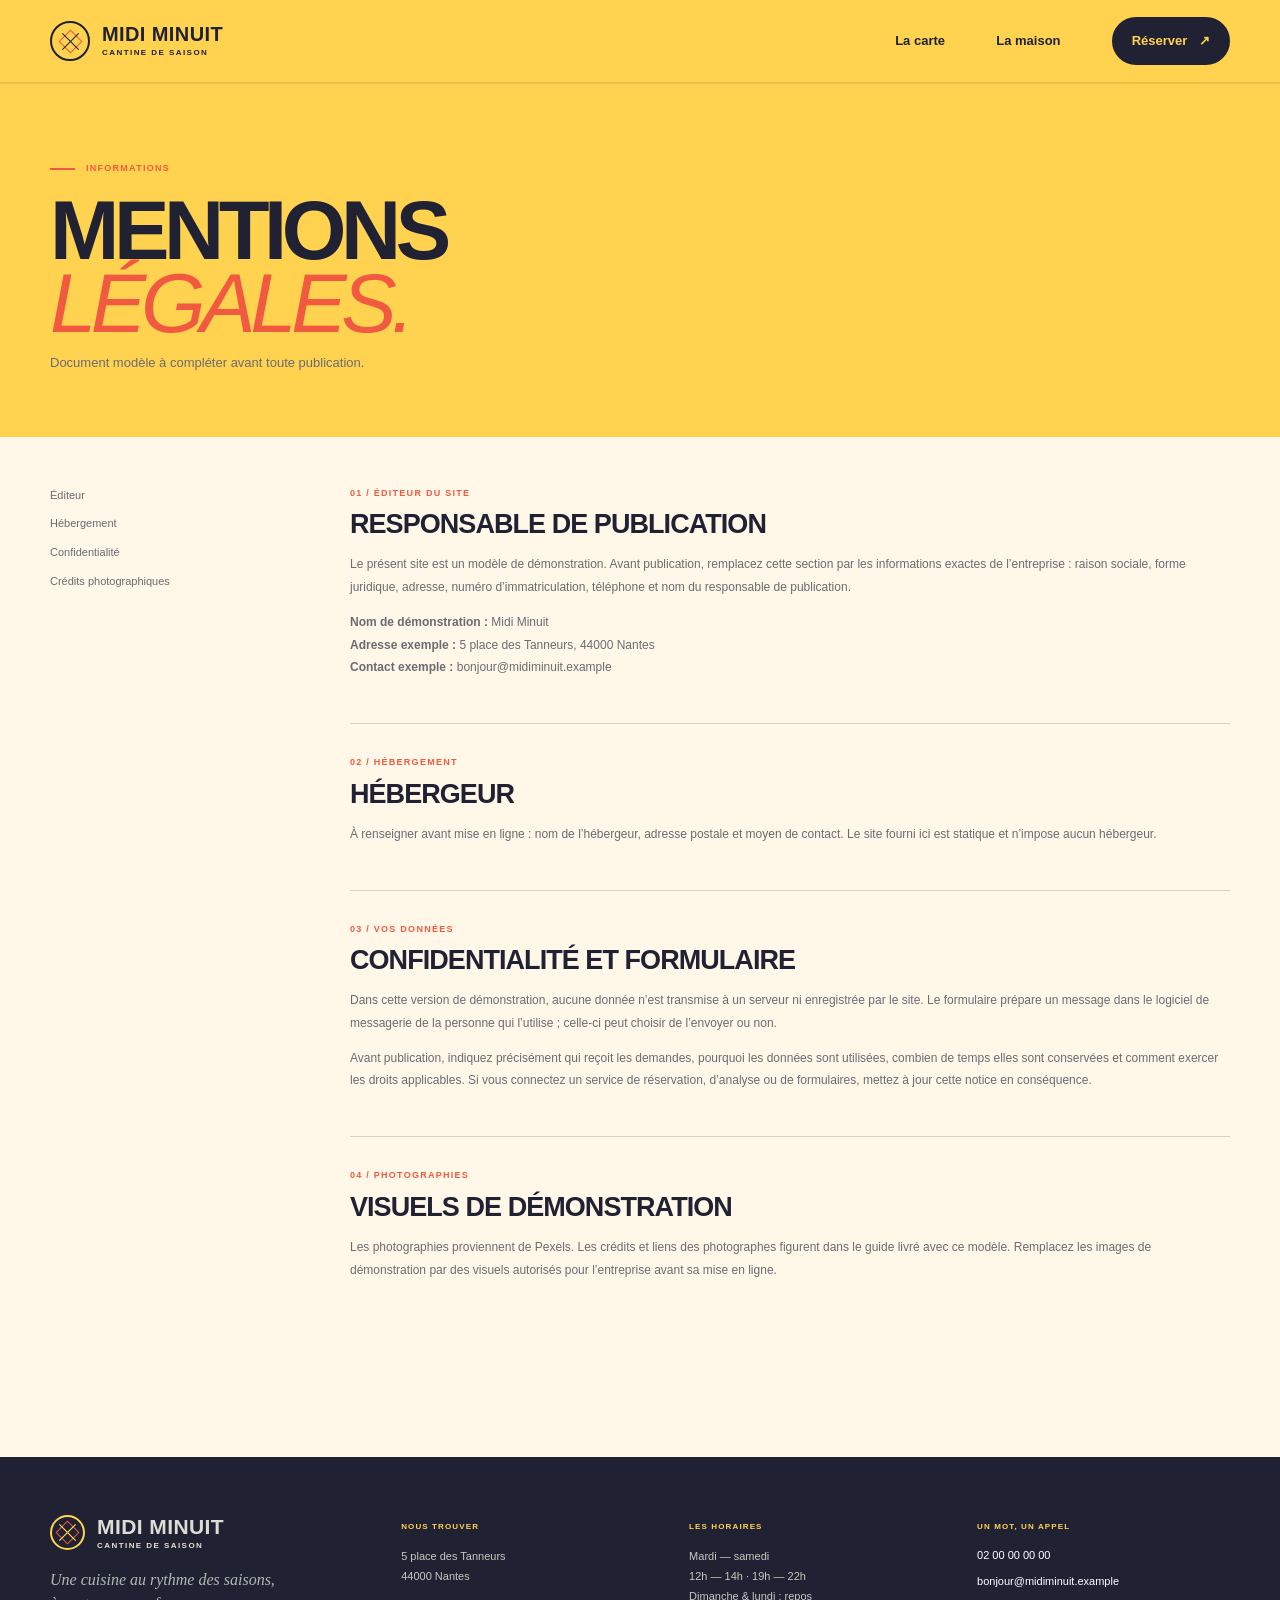
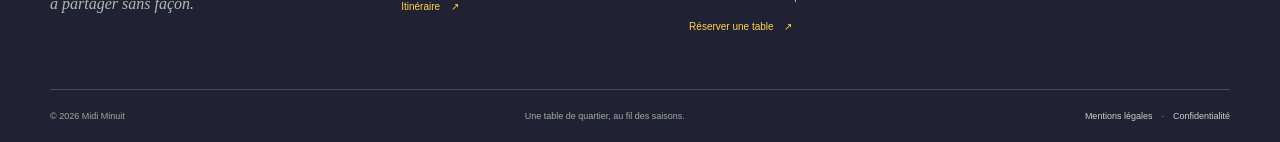
<file: mentions-legales.html>
<!doctype html><html lang="fr"><head><meta charset="utf-8"><meta name="viewport" content="width=device-width, initial-scale=1"><meta name="theme-color" content="#ffd34f"><meta name="description" content="Informations légales et confidentialité du site de démonstration Midi Minuit."><meta property="og:type" content="website"><meta property="og:title" content="Mentions légales — Midi Minuit"><meta property="og:description" content="Informations légales et confidentialité du site de démonstration Midi Minuit."><title>Mentions légales — Midi Minuit, cantine de saison</title><link rel="icon" href="assets/favicon.svg" type="image/svg+xml"><link rel="stylesheet" href="styles.css"><link rel="stylesheet" href="innovation.css"><script src="config.js"></script><script src="script.js" defer></script></head><body><a class="skip-link" href="#contenu">Aller au contenu</a><header class="site-header"><div class="container nav-row"><a class="brand" href="index.html" aria-label="Midi Minuit, accueil"><span class="brand-mark" aria-hidden="true"><span></span></span><span class="brand-name"><strong data-brand>Midi Minuit</strong><small data-descriptor>Cantine de saison</small></span></a><button class="menu-toggle" type="button" aria-label="Ouvrir le menu" aria-expanded="false" aria-controls="primary-nav"><span></span><span></span></button><nav class="primary-nav" id="primary-nav" aria-label="Navigation principale"><a href="carte.html">La carte</a><a href="maison.html">La maison</a><a class="nav-cta" href="reservation.html">Réserver <span aria-hidden="true">↗</span></a></nav></div></header><main id="contenu">
<section class="legal-hero"><div class="container"><p class="eyebrow"><span class="eyebrow-line"></span> INFORMATIONS</p><h1>Mentions<br><em>légales.</em></h1><p>Document modèle à compléter avant toute publication.</p></div></section>
<section class="legal-content section"><div class="container legal-layout"><nav class="legal-index" aria-label="Sommaire des informations"><a href="#editeur">Éditeur</a><a href="#hebergement">Hébergement</a><a href="#confidentialite">Confidentialité</a><a href="#credits">Crédits photographiques</a></nav><div class="legal-copy">
<section id="editeur"><p class="eyebrow">01 / ÉDITEUR DU SITE</p><h2>Responsable de publication</h2><p>Le présent site est un modèle de démonstration. Avant publication, remplacez cette section par les informations exactes de l’entreprise : raison sociale, forme juridique, adresse, numéro d’immatriculation, téléphone et nom du responsable de publication.</p><p><strong>Nom de démonstration :</strong> <span data-brand>Midi Minuit</span><br><strong>Adresse exemple :</strong> <span data-address>5 place des Tanneurs</span>, <span data-city-line>44000 Nantes</span><br><strong>Contact exemple :</strong> <span data-email>bonjour@midiminuit.example</span></p></section>
<section id="hebergement"><p class="eyebrow">02 / HÉBERGEMENT</p><h2>Hébergeur</h2><p>À renseigner avant mise en ligne : nom de l’hébergeur, adresse postale et moyen de contact. Le site fourni ici est statique et n’impose aucun hébergeur.</p></section>
<section id="confidentialite"><p class="eyebrow">03 / VOS DONNÉES</p><h2>Confidentialité et formulaire</h2><p>Dans cette version de démonstration, aucune donnée n’est transmise à un serveur ni enregistrée par le site. Le formulaire prépare un message dans le logiciel de messagerie de la personne qui l’utilise ; celle-ci peut choisir de l’envoyer ou non.</p><p>Avant publication, indiquez précisément qui reçoit les demandes, pourquoi les données sont utilisées, combien de temps elles sont conservées et comment exercer les droits applicables. Si vous connectez un service de réservation, d’analyse ou de formulaires, mettez à jour cette notice en conséquence.</p></section>
<section id="credits"><p class="eyebrow">04 / PHOTOGRAPHIES</p><h2>Visuels de démonstration</h2><p>Les photographies proviennent de Pexels. Les crédits et liens des photographes figurent dans le guide livré avec ce modèle. Remplacez les images de démonstration par des visuels autorisés pour l’entreprise avant sa mise en ligne.</p></section>
</div></div></section></main><footer class="site-footer"><div class="container footer-main"><div class="footer-brand"><a class="brand brand-footer" href="index.html"><span class="brand-mark" aria-hidden="true"><span></span></span><span class="brand-name"><strong data-brand>Midi Minuit</strong><small data-descriptor>Cantine de saison</small></span></a><p>Une cuisine au rythme des saisons,<br>à partager sans façon.</p></div><div class="footer-col"><p class="eyebrow">NOUS TROUVER</p><address><span data-address>5 place des Tanneurs</span><br><span data-city-line>44000 Nantes</span></address><a class="footer-link" data-map-link href="https://maps.google.com/?q=Nantes" target="_blank" rel="noreferrer">Itinéraire <span aria-hidden="true">↗</span></a></div><div class="footer-col"><p class="eyebrow">LES HORAIRES</p><p>Mardi — samedi<br>12h — 14h · 19h — 22h<br>Dimanche & lundi : repos</p><a class="footer-link" href="reservation.html">Réserver une table <span aria-hidden="true">↗</span></a></div><div class="footer-col"><p class="eyebrow">UN MOT, UN APPEL</p><a class="footer-contact" data-phone-link href="tel:+33200000000" data-phone>02 00 00 00 00</a><a class="footer-contact" data-email-link href="mailto:bonjour@midiminuit.example">bonjour@midiminuit.example</a></div></div><div class="container footer-bottom"><span>© <span data-year></span> <span data-brand>Midi Minuit</span></span><span>Une table de quartier, au fil des saisons.</span><div><a href="mentions-legales.html">Mentions légales</a><span class="footer-dot">·</span><a href="mentions-legales.html#confidentialite">Confidentialité</a></div></div></footer><a class="mobile-booking" href="reservation.html">Réserver <span aria-hidden="true">↗</span></a></body></html>
</file>
<file: styles.css>
:root {
  --forest: #18352c;
  --forest-2: #24483b;
  --ink: #20342d;
  --paper: #f5f1e8;
  --paper-deep: #ebe4d7;
  --white: #fffdf8;
  --coral: #c7613e;
  --gold: #e2b365;
  --muted: #707a71;
  --line: rgba(32, 52, 45, .17);
  --serif: "Iowan Old Style", "Palatino Linotype", "Book Antiqua", Georgia, serif;
  --sans: "Aptos", "Segoe UI", Arial, sans-serif;
}
* { box-sizing: border-box; }
html { scroll-behavior: smooth; scroll-padding-top: 96px; }
body { margin: 0; background: var(--paper); color: var(--ink); font-family: var(--sans); font-size: 16px; line-height: 1.6; -webkit-font-smoothing: antialiased; }
body.nav-open { overflow: hidden; }
img { display: block; max-width: 100%; }
a { color: inherit; }
button, input, select, textarea { font: inherit; }
button, a { -webkit-tap-highlight-color: transparent; }
::selection { background: var(--gold); color: var(--forest); }
.container { width: min(1180px, calc(100% - 64px)); margin-inline: auto; }
.skip-link { position: fixed; z-index: 1000; top: 12px; left: 12px; padding: 12px 18px; transform: translateY(-160%); background: var(--white); color: var(--forest); border-radius: 4px; }
.skip-link:focus { transform: translateY(0); }
:focus-visible { outline: 3px solid var(--coral); outline-offset: 4px; }
.site-header { position: sticky; top: 0; z-index: 50; background: var(--forest); color: var(--paper); }
.nav-row { min-height: 82px; display: flex; align-items: center; justify-content: space-between; gap: 28px; }
.brand { display: inline-flex; align-items: center; gap: 12px; color: inherit; text-decoration: none; }
.brand-mark { width: 40px; height: 40px; display: grid; place-items: center; border: 1px solid rgba(245, 241, 232, .56); border-radius: 50%; }
.brand-mark > span { width: 17px; height: 17px; display: block; transform: rotate(45deg); border: 1px solid var(--gold); position: relative; }
.brand-mark > span::before, .brand-mark > span::after { content: ""; position: absolute; background: var(--gold); }
.brand-mark > span::before { width: 1px; height: 23px; left: 7px; top: -4px; }
.brand-mark > span::after { height: 1px; width: 23px; top: 7px; left: -4px; }
.brand-name { display: grid; line-height: 1.05; }
.brand-name strong { font: 500 23px/1 var(--serif); letter-spacing: -.03em; }
.brand-name small { margin-top: 5px; color: #c4cabe; font-size: 9px; letter-spacing: .18em; text-transform: uppercase; }
.primary-nav { display: flex; align-items: center; gap: clamp(24px, 4vw, 55px); }
.primary-nav a { color: #e5e5d9; font-size: 13px; text-decoration: none; transition: color .2s ease; }
.primary-nav a:hover, .primary-nav a[aria-current="page"] { color: var(--gold); }
.primary-nav .nav-cta { padding: 12px 18px; border: 1px solid rgba(245, 241, 232, .38); border-radius: 2px; color: var(--paper); }
.nav-cta span, .button span, .text-link span, .footer-link span { margin-left: 8px; }
.menu-toggle { display: none; }
.hero { overflow: hidden; background: var(--forest); color: var(--paper); }
.hero-grid { min-height: 630px; display: grid; grid-template-columns: .94fr 1.06fr; grid-template-rows: 1fr auto; gap: 0 58px; padding-top: 54px; }
.hero-copy { align-self: center; padding: 20px 0 65px; }
.eyebrow { display: flex; align-items: center; gap: 11px; margin: 0 0 18px; color: var(--coral); font-size: 10px; font-weight: 700; letter-spacing: .16em; line-height: 1.5; text-transform: uppercase; }
.eyebrow-light { color: var(--gold); }
.eyebrow-line { display: inline-block; width: 25px; height: 1px; background: currentColor; }
.eyebrow-separator { opacity: .55; }
.hero h1, .reservation-title h1 { max-width: 650px; margin: 0; color: var(--paper); font: 400 clamp(58px, 6.4vw, 92px)/.94 var(--serif); letter-spacing: -.065em; }
.hero h1 em, .reservation-title h1 em { color: var(--gold); font-weight: 400; }
.hero-lead { max-width: 410px; margin: 28px 0 30px; color: #d1d8cd; font-size: 17px; line-height: 1.65; }
.hero-actions { display: flex; flex-wrap: wrap; align-items: center; gap: 22px; }
.button { min-height: 50px; display: inline-flex; justify-content: center; align-items: center; padding: 0 21px; border: 1px solid transparent; border-radius: 2px; text-decoration: none; font-size: 12px; font-weight: 700; letter-spacing: .02em; transition: transform .2s ease, background .2s ease, color .2s ease, border-color .2s ease; }
.button:hover { transform: translateY(-2px); }
.button-coral { background: var(--coral); color: #fffaf0; }
.button-coral:hover { background: #ad4e32; }
.button-cream { background: var(--paper); color: var(--forest); }
.button-cream:hover { background: white; }
.button-outline { border-color: rgba(24, 53, 44, .4); color: var(--forest); }
.button-outline:hover { border-color: var(--forest); background: var(--forest); color: var(--paper); }
.text-link { display: inline-flex; align-items: center; padding-bottom: 4px; border-bottom: 1px solid currentColor; color: var(--ink); font-size: 12px; font-weight: 700; text-decoration: none; transition: opacity .2s ease; }
.text-link:hover { opacity: .68; }
.text-link-light { color: var(--paper); }
.text-link-dark { color: var(--forest); }
.hero-footnote { display: flex; align-items: center; gap: 9px; margin-top: 42px; color: #bec9bd; font-size: 11px; letter-spacing: .04em; }
.open-dot { width: 8px; height: 8px; display: inline-block; border-radius: 50%; background: #91bc75; box-shadow: 0 0 0 4px rgba(145, 188, 117, .13); }
.footnote-divider { color: var(--gold); }
.hero-visual { height: 500px; align-self: center; position: relative; overflow: hidden; margin: 0; background: #485247; }
.hero-visual > img { width: 100%; height: 100%; object-fit: cover; object-position: 50% 50%; }
.hero-photo-wash { position: absolute; inset: 0; background: linear-gradient(180deg, rgba(15, 33, 26, .34), transparent 30%, transparent 60%, rgba(15, 33, 26, .52)); pointer-events: none; }
.hero-photo-label { position: absolute; inset: 20px 20px auto; display: flex; justify-content: space-between; color: #fffaf0; font-size: 9px; font-weight: 700; letter-spacing: .16em; }
.hero-photo-stamp { position: absolute; right: 22px; bottom: 22px; width: 98px; height: 98px; display: flex; flex-direction: column; justify-content: center; align-items: center; border: 1px solid rgba(255, 253, 248, .68); border-radius: 50%; color: #fffaf0; font-size: 8px; font-weight: 700; letter-spacing: .14em; transform: rotate(9deg); }
.hero-photo-stamp b { padding: 2px 0; color: var(--gold); font: 20px/1 var(--serif); }
.hero-photo-note { position: absolute; bottom: 25px; left: 25px; margin: 0; color: #fffaf0; font: italic 23px/1.1 var(--serif); }
.hero-scroll { grid-column: 1 / -1; display: flex; align-items: center; gap: 12px; padding: 17px 0 20px; border-top: 1px solid rgba(245, 241, 232, .16); color: #c4cabe; font-size: 10px; letter-spacing: .12em; text-decoration: none; text-transform: uppercase; }
.hero-scroll b { color: var(--gold); font-size: 15px; font-weight: 400; }
.quick-info { background: #e9e4d9; }
.quick-info-grid { min-height: 102px; display: grid; grid-template-columns: 1fr 1fr 1fr auto; align-items: center; gap: 28px; }
.quick-info-item { display: flex; align-items: center; gap: 13px; }
.info-icon { color: var(--coral); font: italic 18px var(--serif); }
.quick-info-item div { display: grid; line-height: 1.3; }
.quick-info-item strong { font-size: 12px; font-weight: 700; }
.quick-info-item small { margin-top: 4px; color: var(--muted); font-size: 10px; }
.quick-info-link { display: flex; gap: 10px; align-items: center; justify-self: end; color: var(--forest); font-size: 11px; font-weight: 700; text-decoration: none; }
.quick-info-link span { color: var(--coral); font-size: 15px; }
.section { padding: 100px 0; }
.section-kicker { display: flex; justify-content: space-between; gap: 20px; padding-bottom: 13px; border-bottom: 1px solid var(--line); color: var(--muted); font-size: 9px; font-weight: 700; letter-spacing: .15em; text-transform: uppercase; }
.intro-grid { display: grid; grid-template-columns: 1fr .8fr; gap: 60px; padding: 48px 0 55px; }
h2 { margin: 0; color: var(--forest); font: 400 clamp(44px, 5vw, 68px)/1 var(--serif); letter-spacing: -.055em; }
h2 em, h1 em { font-weight: 400; }
.intro-grid h2 em, .section-heading-row h2 em, .house-copy h2 em, .menu-page-heading h2 em, .story-heading h2 em { color: var(--coral); }
.intro-copy { max-width: 450px; padding-top: 4px; }
.lead-serif { margin: 0 0 16px; color: var(--forest); font: 400 24px/1.32 var(--serif); }
.intro-copy > p:not(.lead-serif), .house-copy > p:not(.eyebrow), .story-copy > p:not(.lead-serif) { color: var(--muted); font-size: 14px; line-height: 1.8; }
.intro-copy .text-link { margin-top: 12px; }
.intro-photo-row { display: grid; grid-template-columns: 1.2fr .8fr; align-items: center; gap: 55px; }
.intro-photo { height: 355px; position: relative; margin: 0; overflow: hidden; background: var(--paper-deep); }
.intro-photo img { width: 100%; height: 100%; object-fit: cover; }
.intro-photo figcaption { position: absolute; left: 14px; bottom: 14px; padding: 7px 11px; background: rgba(245, 241, 232, .92); color: var(--forest); font-size: 9px; }
.intro-note { max-width: 330px; }
.note-symbol { color: var(--coral); font: 32px var(--serif); }
.intro-note .eyebrow { margin-top: 12px; margin-bottom: 11px; }
.intro-note h3 { margin: 0 0 14px; font: 400 34px/1.08 var(--serif); letter-spacing: -.035em; }
.intro-note > p:not(.eyebrow) { color: var(--muted); font-size: 13px; line-height: 1.8; }
.intro-note .text-link { margin-top: 10px; }
.menu-preview { background: #ebe6dc; }
.section-heading-row { display: flex; align-items: end; justify-content: space-between; gap: 60px; padding: 48px 0 38px; }
.heading-side-copy { max-width: 330px; padding-bottom: 4px; }
.heading-side-copy p, .section-heading-row > p { margin: 0 0 17px; color: var(--muted); font-size: 13px; line-height: 1.8; }
.dish-preview-grid { display: grid; grid-template-columns: 1fr 1fr .78fr; align-items: stretch; gap: 26px; }
.dish-card { min-width: 0; }
.dish-image { height: 280px; display: block; position: relative; overflow: hidden; background: var(--paper-deep); }
.dish-image img { width: 100%; height: 100%; object-fit: cover; transition: transform .55s cubic-bezier(.2,.7,.2,1); }
.dish-image:hover img { transform: scale(1.04); }
.dish-image-tag { position: absolute; left: 14px; bottom: 14px; padding: 8px 10px; background: var(--paper); color: var(--forest); font-size: 8px; font-weight: 700; letter-spacing: .12em; }
.dish-image-arrow { position: absolute; top: 13px; right: 13px; width: 35px; height: 35px; display: grid; place-items: center; border-radius: 50%; background: var(--paper); color: var(--forest); }
.dish-card-meta { display: flex; justify-content: space-between; gap: 12px; margin-top: 16px; color: var(--muted); font-size: 9px; font-weight: 700; letter-spacing: .1em; text-transform: uppercase; }
.dish-card h3 { margin: 9px 0 7px; color: var(--forest); font: 400 25px/1.2 var(--serif); }
.dish-card > p { max-width: 360px; margin: 0; color: var(--muted); font-size: 12px; line-height: 1.7; }
.dish-card-quote { display: flex; flex-direction: column; justify-content: center; min-height: 330px; padding: 28px; background: var(--forest); color: var(--paper); }
.quote-mark { color: var(--gold); font: 75px/.8 var(--serif); }
.dish-card-quote > p { margin: 12px 0 17px; color: var(--paper); font: italic 28px/1.2 var(--serif); }
.quote-caption { color: #bac7bb; font-size: 8px; font-weight: 700; letter-spacing: .16em; }
.dish-card-quote .text-link { align-self: flex-start; margin-top: 28px; color: var(--paper); }
.section-bottom-link { display: flex; align-items: center; justify-content: space-between; gap: 25px; margin-top: 42px; padding-top: 22px; border-top: 1px solid var(--line); }
.section-bottom-link > span { color: var(--muted); font: italic 16px var(--serif); }
.home-house { padding-top: 112px; padding-bottom: 112px; }
.house-grid { display: grid; grid-template-columns: 1.05fr .95fr; gap: clamp(55px, 8vw, 110px); align-items: center; }
.house-image-wrap { height: 570px; position: relative; overflow: hidden; background: var(--paper-deep); }
.house-image-wrap img { width: 100%; height: 100%; object-fit: cover; }
.house-image-caption { position: absolute; right: 0; bottom: 0; padding: 14px 18px; background: var(--gold); color: var(--forest); font-size: 9px; font-weight: 700; letter-spacing: .14em; }
.house-copy .section-kicker { margin-bottom: 40px; }
.house-copy .eyebrow { margin-bottom: 14px; }
.house-copy h2 { font-size: clamp(42px, 4.7vw, 63px); }
.house-copy > p:not(.eyebrow) { max-width: 450px; margin: 22px 0; }
.house-stats { display: grid; grid-template-columns: 1fr 1fr; gap: 22px; margin-top: 35px; padding-top: 22px; border-top: 1px solid var(--line); }
.house-stats div { display: grid; gap: 4px; }
.house-stats strong { color: var(--forest); font: 400 21px var(--serif); }
.house-stats span { color: var(--muted); font-size: 10px; }
.reservation-band { overflow: hidden; background: var(--forest-2); color: var(--paper); }
.reservation-band-inner { min-height: 355px; display: grid; position: relative; grid-template-columns: 1fr .7fr; align-items: center; gap: 100px; padding: 54px 0; }
.reservation-band h2 { color: var(--paper); font-size: clamp(50px, 5.5vw, 74px); }
.reservation-band h2 em { color: var(--gold); }
.reservation-band-copy { max-width: 390px; }
.reservation-band-copy > p { margin: 0 0 22px; color: #d1d8cd; font-size: 14px; line-height: 1.8; }
.reservation-band-copy small { display: block; margin-top: 17px; color: #c0ccbf; font-size: 10px; }
.reservation-band-copy small a { color: var(--paper); }
.band-spark { position: absolute; right: -5px; top: 22px; color: rgba(226, 179, 101, .13); font: 190px/1 var(--serif); }
.site-footer { background: #122a22; color: #d9dfd5; }
.footer-main { display: grid; grid-template-columns: 1.25fr 1fr 1fr 1fr; gap: 35px; padding-top: 58px; padding-bottom: 52px; }
.brand-footer .brand-mark { width: 35px; height: 35px; }
.brand-footer .brand-name strong { font-size: 21px; }
.footer-brand > p { margin: 18px 0 0; color: #aebbb0; font: italic 16px/1.5 var(--serif); }
.footer-col .eyebrow { margin: 6px 0 14px; color: var(--gold); font-size: 8px; }
.footer-col p:not(.eyebrow), .footer-col address { margin: 0; color: #c1cbbf; font-size: 11px; font-style: normal; line-height: 1.8; }
.footer-link { display: inline-block; margin-top: 12px; color: var(--paper); font-size: 10px; text-decoration: none; }
.footer-contact { display: block; margin-bottom: 8px; color: var(--paper); font-size: 11px; text-decoration: none; overflow-wrap: anywhere; }
.footer-bottom { display: flex; align-items: center; justify-content: space-between; gap: 20px; min-height: 53px; border-top: 1px solid rgba(245, 241, 232, .17); color: #9eada1; font-size: 9px; }
.footer-bottom a { color: #c9d1c8; text-decoration: none; }
.footer-bottom a:hover { color: white; }
.footer-dot { padding: 0 9px; }
.mobile-booking { display: none; }

/* Pages intérieures */
.page-hero { overflow: hidden; background: #e9e4d9; }
.page-hero-grid { min-height: 480px; display: grid; grid-template-columns: .9fr 1.1fr; align-items: center; gap: 70px; padding-top: 42px; padding-bottom: 42px; }
.page-hero h1, .legal-hero h1 { margin: 0; color: var(--forest); font: 400 clamp(56px, 6.2vw, 82px)/.95 var(--serif); letter-spacing: -.065em; }
.page-hero h1 em, .legal-hero h1 em { color: var(--coral); }
.page-hero-lead { max-width: 410px; margin: 23px 0 26px; color: var(--muted); font-size: 14px; line-height: 1.8; }
.page-hero-image { height: 370px; position: relative; margin: 0; overflow: hidden; background: var(--paper-deep); }
.page-hero-image img { width: 100%; height: 100%; object-fit: cover; }
.page-hero-image figcaption { position: absolute; right: 0; bottom: 0; left: 0; display: flex; justify-content: space-between; padding: 15px 17px; background: linear-gradient(transparent, rgba(17, 36, 29, .78)); color: #fffaf0; font-size: 8px; font-weight: 700; letter-spacing: .14em; }
.menu-page-section { padding-top: 82px; }
.menu-page-heading { display: flex; justify-content: space-between; align-items: end; gap: 50px; padding: 40px 0 44px; }
.menu-page-heading > p { max-width: 365px; margin: 0 0 5px; color: var(--muted); font-size: 12px; line-height: 1.8; }
.menu-tabs { display: grid; grid-template-columns: repeat(3, 1fr); border-bottom: 1px solid var(--line); }
.menu-tab { display: flex; justify-content: space-between; align-items: center; padding: 16px 18px 16px 0; border: 0; border-top: 1px solid transparent; background: none; color: #788078; cursor: pointer; font: 400 18px var(--serif); text-align: left; }
.menu-tab span { color: #9a9c91; font: 9px var(--sans); letter-spacing: .1em; }
.menu-tab.is-active { border-top-color: var(--coral); color: var(--forest); }
.menu-tab.is-active span { color: var(--coral); }
.menu-panel { padding: 30px 0 5px; animation: panel-enter .28s ease both; }
.menu-panel[hidden] { display: none; }
@keyframes panel-enter { from { opacity: 0; transform: translateY(6px); } to { opacity: 1; transform: translateY(0); } }
.menu-panel-intro { display: flex; justify-content: space-between; gap: 30px; align-items: end; padding-bottom: 22px; }
.menu-panel-intro .eyebrow { margin-bottom: 7px; font-size: 8px; }
.menu-panel-intro h3 { margin: 0; color: var(--forest); font: 400 29px var(--serif); }
.menu-panel-intro > p { max-width: 300px; margin: 0; color: var(--muted); font-size: 11px; line-height: 1.7; }
.dish-list { border-top: 1px solid var(--line); }
.dish-row { display: flex; justify-content: space-between; gap: 20px; padding: 19px 0; border-bottom: 1px solid var(--line); }
.dish-row h4 { margin: 0 0 4px; color: var(--forest); font: 400 21px var(--serif); }
.dish-row p { margin: 0; color: var(--muted); font-size: 11px; }
.dish-price { flex: 0 0 auto; padding-top: 4px; color: var(--forest); font: italic 17px var(--serif); }
.dish-tags { display: inline-block; margin-top: 8px; color: #94703e; font-size: 9px; }
.dish-row-combo { background: rgba(226, 179, 101, .1); padding-inline: 14px; }
.menu-allergen-note { display: flex; gap: 10px; margin: 30px 0 0; color: var(--muted); font-size: 11px; }
.menu-allergen-note span { color: var(--coral); }
.reservation-strip { background: var(--coral); color: var(--white); }
.reservation-strip-inner { min-height: 98px; display: flex; justify-content: space-between; align-items: center; gap: 24px; }
.reservation-strip-inner p { margin: 0; font: italic 24px var(--serif); }
.story-section { padding-bottom: 110px; }
.story-grid { display: grid; grid-template-columns: 1fr .84fr; gap: 70px; padding: 47px 0 55px; }
.story-heading { position: relative; }
.story-heading h2 { font-size: clamp(45px, 5vw, 66px); }
.story-aside-mark { position: absolute; right: 20px; bottom: -12px; color: var(--gold); font: 58px var(--serif); }
.story-copy { max-width: 470px; padding-top: 4px; }
.story-copy .lead-serif { font-size: 25px; }
.story-copy > p:not(.lead-serif) { font-size: 13px; }
.story-photo-grid { display: grid; grid-template-columns: 1.16fr .84fr; align-items: end; gap: 25px; }
.story-photo { position: relative; margin: 0; overflow: hidden; background: var(--paper-deep); }
.story-photo-large { height: 390px; }
.story-photo-small { height: 310px; }
.story-photo img { width: 100%; height: 100%; object-fit: cover; }
.story-photo figcaption { position: absolute; left: 12px; bottom: 12px; padding: 7px 10px; background: rgba(245, 241, 232, .94); color: var(--forest); font-size: 9px; }
.principles-section { padding-top: 80px; background: #ebe6dc; }
.principles-grid { display: grid; grid-template-columns: repeat(3, 1fr); gap: 16px; }
.principle-card { min-height: 260px; position: relative; padding: 28px; border: 1px solid var(--line); }
.principle-card > span { color: var(--coral); font: italic 15px var(--serif); }
.principle-icon { position: absolute; top: 22px; right: 25px; color: var(--gold); font: 26px var(--serif); }
.principle-card h3 { margin: 48px 0 9px; color: var(--forest); font: 400 24px var(--serif); }
.principle-card p { max-width: 265px; margin: 0; color: var(--muted); font-size: 11px; line-height: 1.8; }
.principle-card-highlight { background: var(--forest); border-color: var(--forest); }
.principle-card-highlight h3, .principle-card-highlight p { color: var(--paper); }
.principle-card-highlight > span { color: var(--gold); }
.neighborhood-section { padding: 100px 0; background: var(--forest); color: var(--paper); }
.neighborhood-grid { display: grid; grid-template-columns: 1fr .75fr; gap: 90px; align-items: center; }
.neighborhood-section h2 { color: var(--paper); font-size: clamp(47px, 5vw, 68px); }
.neighborhood-section h2 em { color: var(--gold); }
.neighborhood-section .container > div:first-child > p:not(.eyebrow) { max-width: 480px; margin: 22px 0; color: #cad4c8; font-size: 13px; line-height: 1.8; }
.neighborhood-actions { display: flex; align-items: center; gap: 20px; flex-wrap: wrap; }
.hours-card { padding: 28px; background: var(--paper); color: var(--forest); }
.hours-card-top { display: flex; justify-content: space-between; color: var(--muted); font-size: 9px; font-weight: 700; letter-spacing: .15em; }
.hours-card h3 { margin: 26px 0 19px; font: 400 28px/1.15 var(--serif); }
.hours-card dl { margin: 0; border-top: 1px solid var(--line); }
.hours-card dl div { display: flex; justify-content: space-between; gap: 15px; padding: 11px 0; border-bottom: 1px solid var(--line); font-size: 10px; }
.hours-card dt { color: var(--muted); }
.hours-card dd { margin: 0; font-weight: 700; }
.hours-card > p { margin: 17px 0; color: var(--muted); font-size: 10px; }
.legal-hero { padding: 80px 0 50px; background: #e9e4d9; }
.legal-hero h1 { font-size: clamp(55px, 6vw, 78px); }
.legal-hero > .container > p:last-child { color: var(--muted); font-size: 13px; }
.legal-content { padding-top: 50px; }
.legal-layout { display: grid; grid-template-columns: 220px 1fr; gap: 80px; align-items: start; }
.legal-index { position: sticky; top: 110px; display: grid; gap: 11px; }
.legal-index a { color: var(--muted); font-size: 11px; text-decoration: none; }
.legal-index a:hover { color: var(--coral); }
.legal-copy section { padding: 0 0 32px; margin: 0 0 32px; border-bottom: 1px solid var(--line); scroll-margin-top: 105px; }
.legal-copy section:last-child { border: 0; }
.legal-copy .eyebrow { margin-bottom: 9px; }
.legal-copy h2 { margin-bottom: 13px; font-size: 29px; }
.legal-copy p:not(.eyebrow) { color: var(--muted); font-size: 12px; line-height: 1.9; }

/* Formulaire de réservation */
.reservation-page-hero { padding: 68px 0 58px; background: var(--forest); color: var(--paper); }
.reservation-title h1 { font-size: clamp(58px, 6vw, 80px); }
.reservation-title > p:last-child { max-width: 460px; margin: 20px 0 0; color: #c9d2c7; font-size: 13px; }
.reservation-form-section { padding: 70px 0 100px; }
.reservation-layout { display: grid; grid-template-columns: minmax(0, 1.25fr) minmax(270px, .65fr); gap: 65px; align-items: start; }
.booking-form { min-width: 0; }
.form-intro { display: flex; gap: 22px; align-items: flex-start; margin-bottom: 34px; }
.form-step { padding: 7px 9px; border: 1px solid var(--line); color: var(--coral); font: italic 14px var(--serif); }
.form-step i { color: #a9aa9f; font-style: normal; }
.form-intro h2 { font-size: 35px; }
.form-intro p { margin: 4px 0 0; color: var(--muted); font-size: 11px; }
.form-fieldset { min-width: 0; padding: 22px 0 28px; margin: 0; border: 0; border-top: 1px solid var(--line); }
.form-fieldset legend { width: 100%; padding: 0 0 17px; color: var(--forest); font: 400 21px var(--serif); }
.form-grid { display: grid; grid-template-columns: 1fr 1fr; gap: 17px 18px; }
.field { display: grid; gap: 7px; color: var(--forest); font-size: 10px; font-weight: 700; }
.field > span { min-height: 16px; }
.field b, .consent-check b { color: var(--coral); }
.field small { color: var(--muted); font-size: 9px; font-weight: 400; }
.field input, .field select, .field textarea { width: 100%; min-height: 47px; padding: 11px 12px; border: 1px solid rgba(32, 52, 45, .24); border-radius: 2px; background: rgba(255, 253, 248, .6); color: var(--ink); font-size: 12px; font-weight: 400; }
.field textarea { min-height: 91px; resize: vertical; }
.field input::placeholder, .field textarea::placeholder { color: #989d95; }
.field input:focus, .field select:focus, .field textarea:focus { outline: 2px solid var(--forest-2); outline-offset: 1px; border-color: transparent; }
.field-wide { grid-column: 1 / -1; }
.consent-check { display: flex; align-items: flex-start; gap: 10px; margin: 4px 0 19px; color: var(--muted); font-size: 10px; line-height: 1.7; }
.consent-check input { width: 16px; height: 16px; flex: 0 0 auto; margin-top: 1px; accent-color: var(--forest); }
.consent-check a { color: var(--forest); }
.form-submit { cursor: pointer; }
.form-note { margin: 11px 0 0; color: var(--muted); font-size: 10px; }
.form-feedback { margin-top: 18px; padding: 16px; border-left: 3px solid var(--forest-2); background: #e8eee4; color: var(--forest); font-size: 12px; line-height: 1.7; }
.form-feedback a { font-weight: 700; }
.booking-aside { position: sticky; top: 106px; }
.booking-summary { padding: 25px; background: #e9e4d9; }
.booking-summary .eyebrow { margin-bottom: 15px; font-size: 8px; }
.summary-date { color: var(--forest); font: 400 25px/1.1 var(--serif); }
.summary-details { display: flex; flex-wrap: wrap; gap: 8px; margin-top: 15px; }
.summary-details span { padding: 6px 9px; background: rgba(255, 253, 248, .7); color: var(--forest); font-size: 9px; }
.summary-divider { height: 1px; margin: 20px 0 15px; background: var(--line); }
.booking-summary > p:not(.eyebrow) { color: var(--muted); font-size: 10px; line-height: 1.7; }
.booking-summary .text-link { font-size: 10px; }
.booking-photo { height: 200px; position: relative; overflow: hidden; margin: 17px 0 12px; }
.booking-photo img { width: 100%; height: 100%; object-fit: cover; }
.booking-photo figcaption { position: absolute; left: 12px; bottom: 12px; padding: 7px 9px; background: var(--paper); font: italic 13px var(--serif); }
.booking-hours { color: var(--muted); font-size: 10px; line-height: 1.8; }
.booking-hours strong { color: var(--forest); }

/* États d’animation doux */
@media (prefers-reduced-motion: no-preference) {
  .hero-copy > *, .hero-visual { animation: rise-in .7s both; }
  .hero-visual { animation-delay: .12s; }
  @keyframes rise-in { from { opacity: 0; transform: translateY(12px); } to { opacity: 1; transform: translateY(0); } }
}
@media (max-width: 980px) {
  .container { width: min(100% - 44px, 760px); }
  .hero-grid { min-height: unset; grid-template-columns: .9fr 1.1fr; gap: 0 28px; padding-top: 38px; }
  .hero h1 { font-size: clamp(56px, 8vw, 75px); }
  .hero-visual { height: 430px; }
  .hero-lead { font-size: 15px; }
  .quick-info-grid { grid-template-columns: repeat(3, 1fr); padding: 18px 0; }
  .quick-info-link { grid-column: 1 / -1; justify-self: start; }
  .intro-grid, .story-grid { gap: 40px; }
  .dish-preview-grid { grid-template-columns: 1fr 1fr; }
  .dish-card-quote { grid-column: 1 / -1; min-height: 220px; }
  .dish-image { height: 250px; }
  .house-grid { gap: 45px; }
  .house-image-wrap { height: 490px; }
  .footer-main { grid-template-columns: 1fr 1fr; row-gap: 32px; }
  .page-hero-grid { gap: 35px; }
  .reservation-layout { gap: 35px; }
  .neighborhood-grid { gap: 45px; }
}
@media (max-width: 700px) {
  html { scroll-padding-top: 76px; }
  body { padding-bottom: 61px; }
  .container { width: min(100% - 36px, 520px); }
  .nav-row { min-height: 70px; }
  .brand-mark { width: 35px; height: 35px; }
  .brand-name strong { font-size: 21px; }
  .menu-toggle { width: 42px; height: 42px; display: grid; align-content: center; justify-items: center; gap: 6px; border: 1px solid rgba(245, 241, 232, .32); border-radius: 50%; background: transparent; color: var(--paper); cursor: pointer; }
  .menu-toggle span { width: 15px; height: 1px; display: block; background: currentColor; transition: transform .2s ease; }
  .menu-toggle[aria-expanded="true"] span:first-child { transform: translateY(3.5px) rotate(45deg); }
  .menu-toggle[aria-expanded="true"] span:last-child { transform: translateY(-3.5px) rotate(-45deg); }
  .primary-nav { position: absolute; top: 70px; right: 0; left: 0; display: none; align-items: stretch; gap: 0; padding: 8px 18px 18px; background: var(--forest); }
  .primary-nav.is-open { display: flex; flex-direction: column; }
  .primary-nav a { padding: 15px 7px; border-bottom: 1px solid rgba(245, 241, 232, .14); }
  .primary-nav .nav-cta { margin-top: 12px; border: 1px solid rgba(245, 241, 232, .38); text-align: center; }
  .hero-grid { display: flex; flex-direction: column; align-items: stretch; padding-top: 31px; }
  .hero-copy { padding: 12px 0 31px; }
  .hero h1 { font-size: clamp(58px, 16vw, 76px); }
  .hero-lead { max-width: 360px; margin: 20px 0 23px; font-size: 14px; }
  .hero-actions { gap: 15px; }
  .button { min-height: 48px; padding-inline: 16px; font-size: 11px; }
  .hero-footnote { margin-top: 25px; font-size: 9px; }
  .hero-visual { height: min(108vw, 430px); width: 100%; }
  .hero-photo-stamp { width: 78px; height: 78px; font-size: 7px; }
  .hero-photo-stamp b { font-size: 16px; }
  .hero-photo-note { font-size: 19px; }
  .hero-scroll { padding: 12px 0 15px; }
  .quick-info-grid { grid-template-columns: 1fr 1fr; gap: 17px 10px; padding: 18px 0; }
  .quick-info-item { gap: 8px; }
  .quick-info-item strong { font-size: 10px; }
  .quick-info-item small { font-size: 9px; }
  .quick-info-link { grid-column: 1 / -1; margin-top: 1px; font-size: 10px; }
  .section { padding: 67px 0; }
  .section-kicker { gap: 10px; font-size: 7px; letter-spacing: .12em; }
  .section-kicker span:last-child { text-align: right; }
  .intro-grid, .story-grid { grid-template-columns: 1fr; gap: 22px; padding: 32px 0; }
  h2 { font-size: clamp(43px, 12vw, 58px); }
  .lead-serif { font-size: 21px; }
  .intro-copy > p:not(.lead-serif), .story-copy > p:not(.lead-serif) { font-size: 12px; }
  .intro-photo-row { grid-template-columns: 1fr; gap: 24px; }
  .intro-photo { height: 64vw; max-height: 380px; }
  .intro-note { max-width: none; padding-left: 4px; }
  .intro-note h3 { font-size: 30px; }
  .section-heading-row { align-items: flex-start; flex-direction: column; gap: 20px; padding: 32px 0 25px; }
  .heading-side-copy { max-width: 380px; }
  .dish-preview-grid { grid-template-columns: 1fr; gap: 30px; }
  .dish-image { height: 72vw; max-height: 370px; }
  .dish-card h3 { font-size: 23px; }
  .dish-card-quote { grid-column: auto; min-height: 260px; }
  .section-bottom-link { align-items: flex-start; flex-direction: column; gap: 15px; margin-top: 30px; }
  .house-grid { grid-template-columns: 1fr; gap: 30px; }
  .house-image-wrap { height: 85vw; max-height: 480px; }
  .house-copy .section-kicker { margin-bottom: 28px; }
  .house-copy h2 { font-size: 48px; }
  .house-stats { margin-top: 25px; }
  .reservation-band-inner { min-height: 0; grid-template-columns: 1fr; gap: 25px; padding: 56px 0; }
  .reservation-band h2 { font-size: 55px; }
  .reservation-band-copy > p { font-size: 12px; }
  .band-spark { right: -24px; top: 10px; font-size: 125px; }
  .footer-main { grid-template-columns: 1fr 1fr; gap: 28px 16px; padding-top: 43px; padding-bottom: 33px; }
  .footer-brand { grid-column: 1 / -1; }
  .footer-brand > p { font-size: 14px; }
  .footer-bottom { min-height: 0; display: grid; grid-template-columns: 1fr auto; gap: 9px; padding-top: 14px; padding-bottom: 14px; font-size: 8px; }
  .footer-bottom > span:nth-child(2) { display: none; }
  .mobile-booking { position: fixed; z-index: 49; right: 12px; bottom: 10px; left: 12px; display: flex; justify-content: center; align-items: center; gap: 8px; min-height: 47px; border-radius: 3px; background: var(--coral); box-shadow: 0 5px 22px rgba(17, 35, 28, .25); color: white; font-size: 12px; font-weight: 700; text-decoration: none; }
  .page-hero-grid { grid-template-columns: 1fr; gap: 27px; padding-top: 37px; padding-bottom: 26px; }
  .page-hero h1 { font-size: clamp(55px, 14vw, 72px); }
  .page-hero-lead { margin: 18px 0 22px; font-size: 12px; }
  .page-hero-image { height: 67vw; max-height: 360px; }
  .menu-page-section { padding-top: 54px; }
  .menu-page-heading { align-items: flex-start; flex-direction: column; gap: 18px; padding: 30px 0; }
  .menu-page-heading h2 { font-size: 48px; }
  .menu-page-heading > p { font-size: 11px; }
  .menu-tab { padding: 12px 8px 12px 0; font-size: 14px; }
  .menu-tab span { font-size: 7px; }
  .menu-panel { padding-top: 23px; }
  .menu-panel-intro { align-items: flex-start; flex-direction: column; gap: 8px; padding-bottom: 16px; }
  .menu-panel-intro h3 { font-size: 25px; }
  .menu-panel-intro > p { font-size: 10px; }
  .dish-row { padding: 15px 0; }
  .dish-row h4 { font-size: 18px; }
  .dish-row p { max-width: 270px; font-size: 10px; }
  .dish-price { font-size: 15px; }
  .reservation-strip-inner { min-height: 0; align-items: flex-start; flex-direction: column; padding-top: 22px; padding-bottom: 22px; gap: 12px; }
  .reservation-strip-inner p { font-size: 20px; }
  .story-heading h2 { font-size: 47px; }
  .story-aside-mark { right: 0; bottom: -20px; font-size: 42px; }
  .story-photo-grid { grid-template-columns: 1fr; gap: 14px; }
  .story-photo-large { height: 66vw; max-height: 360px; }
  .story-photo-small { width: 76%; height: 62vw; justify-self: end; max-height: 310px; }
  .principles-section { padding-top: 60px; }
  .principles-grid { grid-template-columns: 1fr; gap: 10px; }
  .principle-card { min-height: 215px; padding: 23px; }
  .principle-card h3 { margin-top: 38px; font-size: 22px; }
  .neighborhood-section { padding: 66px 0; }
  .neighborhood-grid { grid-template-columns: 1fr; gap: 30px; }
  .neighborhood-section h2 { font-size: 49px; }
  .hours-card { padding: 22px; }
  .legal-hero { padding: 58px 0 30px; }
  .legal-hero h1 { font-size: 56px; }
  .legal-content { padding-top: 35px; }
  .legal-layout { grid-template-columns: 1fr; gap: 32px; }
  .legal-index { position: static; grid-template-columns: 1fr 1fr; gap: 9px; }
  .legal-copy h2 { font-size: 25px; }
  .reservation-page-hero { padding: 53px 0 42px; }
  .reservation-title h1 { font-size: 57px; }
  .reservation-form-section { padding: 43px 0 65px; }
  .reservation-layout { grid-template-columns: 1fr; gap: 38px; }
  .form-intro { gap: 14px; margin-bottom: 25px; }
  .form-intro h2 { font-size: 30px; }
  .form-fieldset { padding-top: 18px; }
  .form-grid { grid-template-columns: 1fr; gap: 14px; }
  .field-wide { grid-column: auto; }
  .field input, .field select { min-height: 49px; }
  .booking-aside { position: static; }
  .booking-photo { height: 55vw; max-height: 240px; }
}
@media (max-width: 380px) {
  .container { width: calc(100% - 28px); }
  .hero-actions { align-items: flex-start; flex-direction: column; }
  .quick-info-grid { grid-template-columns: 1fr; }
  .quick-info-link { grid-column: auto; }
  .footer-main { grid-template-columns: 1fr; }
  .footer-brand { grid-column: auto; }
  .footer-bottom { grid-template-columns: 1fr; }
  .footer-bottom > div { margin-top: 3px; }
}
@media (prefers-reduced-motion: reduce) {
  *, *::before, *::after { scroll-behavior: auto !important; animation-duration: .01ms !important; animation-iteration-count: 1 !important; transition-duration: .01ms !important; }
}
</file>
<file: innovation.css>
:root {
  --forest: #202133;
  --forest-2: #4057c8;
  --ink: #252637;
  --paper: #fff8e9;
  --white: #fffdf7;
  --coral: #f15a40;
  --gold: #ffd34f;
  --muted: #6d6b72;
  --line: rgba(37, 38, 55, .18);
  --serif: Georgia, "Times New Roman", serif;
  --sans: "Aptos", "Segoe UI", Arial, sans-serif;
}
body { background: var(--paper); color: var(--ink); }
.site-header { background: var(--gold); color: var(--forest); box-shadow: 0 2px 0 rgba(32, 33, 51, .1); }
.brand-mark { border: 2px solid var(--forest); }
.brand-mark > span { border-color: var(--coral); }
.brand-mark > span::before, .brand-mark > span::after { background: var(--forest); }
.brand-name strong { font: 900 20px/1 Impact, Haettenschweiler, "Arial Narrow Bold", sans-serif; letter-spacing: .02em; text-transform: uppercase; }
.brand-name small { color: var(--forest); font-size: 8px; font-weight: 900; }
.primary-nav a { color: var(--forest); font-weight: 800; }
.primary-nav a:hover, .primary-nav a[aria-current="page"] { color: #913a2a; }
.primary-nav .nav-cta { border: 2px solid var(--forest); border-radius: 99px; background: var(--forest); color: var(--gold); }
.hero { background: var(--forest-2); }
.hero-grid { min-height: 610px; gap: 0 42px; padding-top: 34px; }
.hero-copy { padding-bottom: 34px; }
.eyebrow { font-size: 9px; font-weight: 900; letter-spacing: .14em; }
.eyebrow-light { color: var(--gold); }
.eyebrow-line { height: 2px; }
.moment-switch { width: fit-content; display: flex; gap: 4px; padding: 4px; margin: 23px 0 18px; border: 1px solid rgba(255,255,255,.45); border-radius: 99px; background: rgba(22, 29, 91, .38); }
.moment-option { min-height: 37px; padding: 0 16px; border: 0; border-radius: 99px; background: transparent; color: white; cursor: pointer; font-size: 10px; font-weight: 900; transition: background .2s ease, color .2s ease, transform .2s ease; }
.moment-option span { margin-right: 5px; color: var(--gold); font-size: 15px; vertical-align: -1px; }
.moment-option.is-active { transform: scale(1.03); background: var(--gold); color: var(--forest); }
.moment-option.is-active span { color: var(--coral); }
.hero h1, .reservation-title h1 { font: 900 clamp(58px, 7.2vw, 100px)/.87 Impact, Haettenschweiler, "Arial Narrow Bold", sans-serif; letter-spacing: -.045em; text-transform: uppercase; }
.hero h1 em, .reservation-title h1 em { color: var(--gold); font-style: normal; }
.hero-lead { max-width: 390px; font-size: 13px; line-height: 1.75; }
.button { min-height: 48px; padding: 0 20px; border-radius: 99px; font-size: 10px; font-weight: 900; }
.button:hover { transform: translateY(-3px) rotate(-1deg); }
.button-coral { background: var(--gold); color: var(--forest); }
.button-coral:hover { background: #ffe594; }
.button-cream { background: var(--white); color: var(--forest); }
.button-outline { border: 2px solid var(--forest); }
.text-link { border-bottom-width: 2px; font-size: 10px; font-weight: 900; }
.hero-visual { height: 500px; border: 8px solid var(--gold); border-radius: 220px 18px 220px 18px; box-shadow: 11px 12px 0 rgba(23, 25, 75, .25); }
.hero-visual > img { transition: opacity .2s ease, transform .45s ease; }
.hero-visual.is-changing > img { opacity: .35; transform: scale(1.03); }
.hero-photo-wash { background: linear-gradient(180deg, rgba(18,21,41,.22), transparent 38%, transparent 62%, rgba(18,21,41,.42)); }
.hero-photo-label { color: white; font-size: 8px; font-weight: 900; text-shadow: 0 1px 8px rgba(0,0,0,.4); }
.hero-photo-stamp { width: 91px; height: 91px; border: 2px solid var(--forest); background: var(--gold); color: var(--forest); font-size: 7px; font-weight: 900; }
.hero-photo-stamp b { color: var(--coral); }
.hero-photo-note { left: 21px; bottom: 24px; padding: 11px 14px; border-radius: 4px 15px 4px 15px; background: var(--white); color: var(--forest); font: 900 14px/1.15 var(--sans); transform: rotate(-2deg); }
.hero.is-evening { background: var(--forest); }
.hero.is-evening .hero-photo-stamp { background: var(--coral); color: white; }
.hero.is-evening .hero-photo-stamp b { color: var(--gold); }
.hero-footnote { font-size: 9px; font-weight: 800; }
.open-dot { background: var(--mint); }
.hero-scroll { border-top-color: rgba(255,255,255,.28); color: white; font-size: 9px; font-weight: 900; }
.hero-scroll b { color: var(--gold); }
.ticker { overflow: hidden; background: var(--gold); color: var(--forest); }
.ticker-track { width: max-content; min-height: 50px; display: flex; align-items: center; gap: 22px; padding-left: 22px; font: 900 17px Impact, Haettenschweiler, sans-serif; letter-spacing: .04em; }
.ticker-track b { color: var(--coral); font-size: 18px; }
.quick-info { background: var(--white); }
.quick-info-grid { min-height: 97px; }
.info-icon { width: 30px; height: 30px; display: grid; place-items: center; border-radius: 50%; background: var(--mint); color: var(--forest); font: 900 10px var(--sans); }
.quick-info-item strong { font-size: 10px; font-weight: 900; }
.quick-info-item small { font-size: 8px; }
.quick-info-link { color: var(--coral); font-size: 9px; font-weight: 900; }
.section-kicker { border-bottom: 2px solid var(--line); font-size: 8px; font-weight: 900; }
h2 { color: var(--forest); font: 900 clamp(42px, 5vw, 68px)/.94 Impact, Haettenschweiler, "Arial Narrow Bold", sans-serif; letter-spacing: -.035em; text-transform: uppercase; }
.intro-grid h2 em, .section-heading-row h2 em, .house-copy h2 em, .menu-page-heading h2 em, .story-heading h2 em { color: var(--coral); }
.lead-serif { color: var(--forest-2); font: 700 21px/1.35 var(--serif); }
.intro-copy > p:not(.lead-serif), .house-copy > p:not(.eyebrow), .story-copy > p:not(.lead-serif) { font-size: 11px; }
.intro-photo { border-radius: 170px 12px 12px 12px; }
.intro-photo figcaption { border-radius: 99px; background: var(--gold); font-size: 8px; font-weight: 900; }
.intro-note h3 { color: var(--forest); font: 900 30px/.98 Impact, Haettenschweiler, sans-serif; text-transform: uppercase; }
.menu-preview { background: var(--gold); }
.heading-side-copy p, .section-heading-row > p { color: #60574b; font-size: 10px; }
.dish-image { border: 4px solid var(--white); border-radius: 10px 50px 10px 10px; box-shadow: 4px 5px 0 rgba(32,33,51,.12); }
.dish-image-tag { border-radius: 99px; background: var(--mint); font-weight: 900; }
.dish-image-arrow { background: var(--coral); color: white; }
.dish-card h3 { color: var(--forest); font: 900 22px/1.02 Impact, Haettenschweiler, sans-serif; text-transform: uppercase; }
.dish-card > p { font-size: 10px; }
.dish-card-quote { min-height: 320px; border: 3px solid var(--forest); border-radius: 12px 80px 12px 12px; background: var(--coral); transform: rotate(1deg); }
.quote-mark { color: var(--gold); }
.dish-card-quote > p { color: white; font: 900 27px/1.04 Impact, Haettenschweiler, sans-serif; text-transform: uppercase; }
.quote-caption { color: #ffe0d7; }
.dish-card-quote .text-link { color: white; }
.section-bottom-link { border-top: 2px solid rgba(32,33,51,.2); }
.home-house { background: var(--mint); }
.house-image-wrap { border: 9px solid white; border-radius: 12px 140px 12px 12px; box-shadow: 9px 10px 0 rgba(32,33,51,.12); transform: rotate(-1deg); }
.house-image-caption { background: var(--coral); color: white; font-size: 8px; font-weight: 900; }
.house-copy h2 { font: 900 clamp(42px, 4.6vw, 61px)/.94 Impact, Haettenschweiler, sans-serif; }
.house-stats { border-top: 2px solid var(--line); }
.house-stats strong { font: 900 20px Impact, Haettenschweiler, sans-serif; }
.reservation-band { background: var(--coral); }
.reservation-band h2 { color: white; }
.reservation-band h2 em { color: var(--gold); }
.band-spark { color: rgba(255,211,79,.25); }
.site-footer { background: var(--forest); }
.brand-footer .brand-mark { border-color: var(--gold); }
.brand-footer .brand-mark > span::before, .brand-footer .brand-mark > span::after { background: var(--gold); }
.brand-footer .brand-name small { color: #e9dfd3; }
.footer-col .eyebrow, .footer-link { color: var(--gold); }
.footer-contact { color: white; }
.footer-bottom { border-top-color: rgba(255,255,255,.18); }
.mobile-booking { border: 2px solid var(--forest); border-radius: 99px; background: var(--gold); color: var(--forest); font-weight: 900; }

/* Affiches intérieures, carte à choix rapide et formulaire */
.page-hero { background: var(--gold); }
.page-hero h1, .legal-hero h1 { color: var(--forest); font: 900 clamp(56px, 6.5vw, 88px)/.88 Impact, Haettenschweiler, "Arial Narrow Bold", sans-serif; text-transform: uppercase; }
.page-hero h1 em, .legal-hero h1 em { color: var(--coral); }
.page-hero-lead { font-size: 11px; }
.page-hero-image { border: 8px solid white; border-radius: 10px 150px 10px 10px; box-shadow: 8px 8px 0 rgba(32,33,51,.13); transform: rotate(1deg); }
.page-hero-image figcaption { right: 14px; bottom: 14px; left: 14px; border-radius: 99px; background: var(--forest); font-size: 7px; font-weight: 900; }
.menu-tab { border: 2px solid var(--line); border-radius: 99px; font: 900 11px var(--sans); transition: transform .18s ease, background .18s ease; }
.menu-tab.is-active { transform: translateY(-2px); border-color: var(--forest-2); background: var(--forest-2); color: white; }
.menu-panel { padding: 25px 28px 20px; border: 2px solid var(--forest); border-radius: 14px; background: var(--white); }
.menu-panel-intro h3 { font: 900 25px/1 Impact, Haettenschweiler, sans-serif; text-transform: uppercase; }
.dish-list { border-top: 2px solid var(--line); }
.dish-row h4 { font: 900 16px var(--sans); }
.dish-price { color: var(--coral); font: 900 13px var(--sans); }
.dish-tags { padding: 4px 8px; border-radius: 99px; background: var(--mint); font-weight: 800; }
.dish-row-combo { margin-inline: -12px; padding-inline: 12px; background: #fff7d8; }
.reservation-strip { background: var(--forest-2); }
.reservation-strip-inner p { font: 900 20px Impact, Haettenschweiler, sans-serif; text-transform: uppercase; }
.story-photo { border: 6px solid white; border-radius: 10px 90px 10px 10px; }
.story-photo-small { border-radius: 90px 10px 10px 10px; }
.story-photo figcaption { border-radius: 99px; background: var(--gold); font-size: 8px; font-weight: 900; }
.principles-section { background: var(--pink); }
.principle-card { border: 2px solid var(--forest); border-radius: 10px 70px 10px 10px; background: var(--paper); }
.principle-card h3 { font: 900 20px/1.02 Impact, Haettenschweiler, sans-serif; text-transform: uppercase; }
.principle-card-highlight { background: var(--gold); }
.neighborhood-section, .reservation-page-hero { background: var(--forest-2); }
.neighborhood-section h2 { color: white; }
.neighborhood-section h2 em { color: var(--gold); }
.hours-card { border: 2px solid var(--forest); border-radius: 10px 70px 10px 10px; background: var(--gold); }
.hours-card h3 { font: 900 23px/1 Impact, Haettenschweiler, sans-serif; text-transform: uppercase; }
.legal-hero { background: var(--gold); }
.legal-copy h2 { font: 900 27px Impact, Haettenschweiler, sans-serif; text-transform: uppercase; }
.booking-form { padding: 28px; border: 2px solid var(--forest); border-radius: 12px 80px 12px 12px; background: var(--white); box-shadow: 8px 8px 0 var(--mint); }
.form-step { border-radius: 99px; background: var(--gold); color: var(--forest); font: 900 11px var(--sans); }
.form-fieldset { border-top: 2px solid var(--line); }
.form-fieldset legend { font: 900 15px var(--sans); }
.field input, .field select, .field textarea { border-radius: 5px; background: var(--paper); }
.consent-check input { accent-color: var(--forest-2); }
.form-feedback { border-left: 4px solid var(--forest-2); border-radius: 4px; background: var(--mint); }
.booking-summary { border: 2px solid var(--forest); border-radius: 10px 70px 10px 10px; background: var(--gold); }
.summary-date { font: 900 22px/1 Impact, Haettenschweiler, sans-serif; text-transform: uppercase; }
.summary-details span { border-radius: 99px; background: white; font-weight: 800; }
.booking-photo { border: 5px solid white; border-radius: 9px 70px 9px 9px; }
.booking-photo figcaption { border-radius: 99px; background: var(--coral); color: white; font: 800 9px var(--sans); }

@media (max-width: 980px) {
  .hero-grid { gap: 0 24px; }
  .hero-visual { height: 420px; }
  .quick-info-grid { grid-template-columns: repeat(3, 1fr); }
  .quick-info-link { grid-column: 1 / -1; justify-self: start; }
}
@media (max-width: 700px) {
  body { padding-bottom: 61px; }
  .site-header { box-shadow: 0 2px 0 rgba(32,33,51,.1); }
  .menu-toggle { border: 2px solid var(--forest); color: var(--forest); }
  .primary-nav { background: var(--gold); }
  .primary-nav a { border-bottom-color: rgba(32,33,51,.17); }
  .hero-grid { display: flex; flex-direction: column; align-items: stretch; padding-top: 26px; }
  .hero-copy { padding: 7px 0 24px; }
  .hero h1 { font-size: clamp(58px, 16vw, 79px); }
  .moment-switch { margin: 18px 0 15px; }
  .moment-option { min-height: 35px; padding: 0 14px; }
  .hero-visual { height: min(108vw, 425px); border-width: 6px; border-radius: 150px 14px 150px 14px; }
  .hero-photo-stamp { right: 11px; bottom: 12px; width: 73px; height: 73px; }
  .hero-photo-note { left: 14px; bottom: 17px; font-size: 12px; }
  .ticker-track { min-height: 43px; gap: 14px; padding-left: 16px; font-size: 14px; }
  .quick-info-grid { grid-template-columns: 1fr 1fr; gap: 14px 9px; padding: 17px 0; }
  .quick-info-item { gap: 8px; }
  .quick-info-item strong { font-size: 9px; }
  .quick-info-item small { font-size: 8px; }
  .quick-info-link { grid-column: 1 / -1; margin-top: 2px; }
  .page-hero-grid { grid-template-columns: 1fr; }
  .page-hero-image { height: 64vw; max-height: 340px; border-radius: 10px 120px 10px 10px; }
  .menu-tabs { gap: 5px; }
  .menu-tab { padding: 12px 10px; font-size: 9px; }
  .menu-panel { padding: 20px 15px 15px; }
  .story-photo { border-radius: 10px 70px 10px 10px; }
  .story-photo-small { border-radius: 70px 10px 10px 10px; }
  .principles-grid, .neighborhood-grid, .reservation-layout { grid-template-columns: 1fr; }
  .booking-form { padding: 20px 16px; border-radius: 10px 58px 10px 10px; }
  .booking-aside { position: static; }
  .mobile-booking { border: 2px solid var(--forest); border-radius: 99px; background: var(--gold); color: var(--forest); }
}
@media (prefers-reduced-motion: reduce) {
  .moment-option, .hero-visual > img, .dish-image img { transition-duration: .01ms; }
}
</file>
